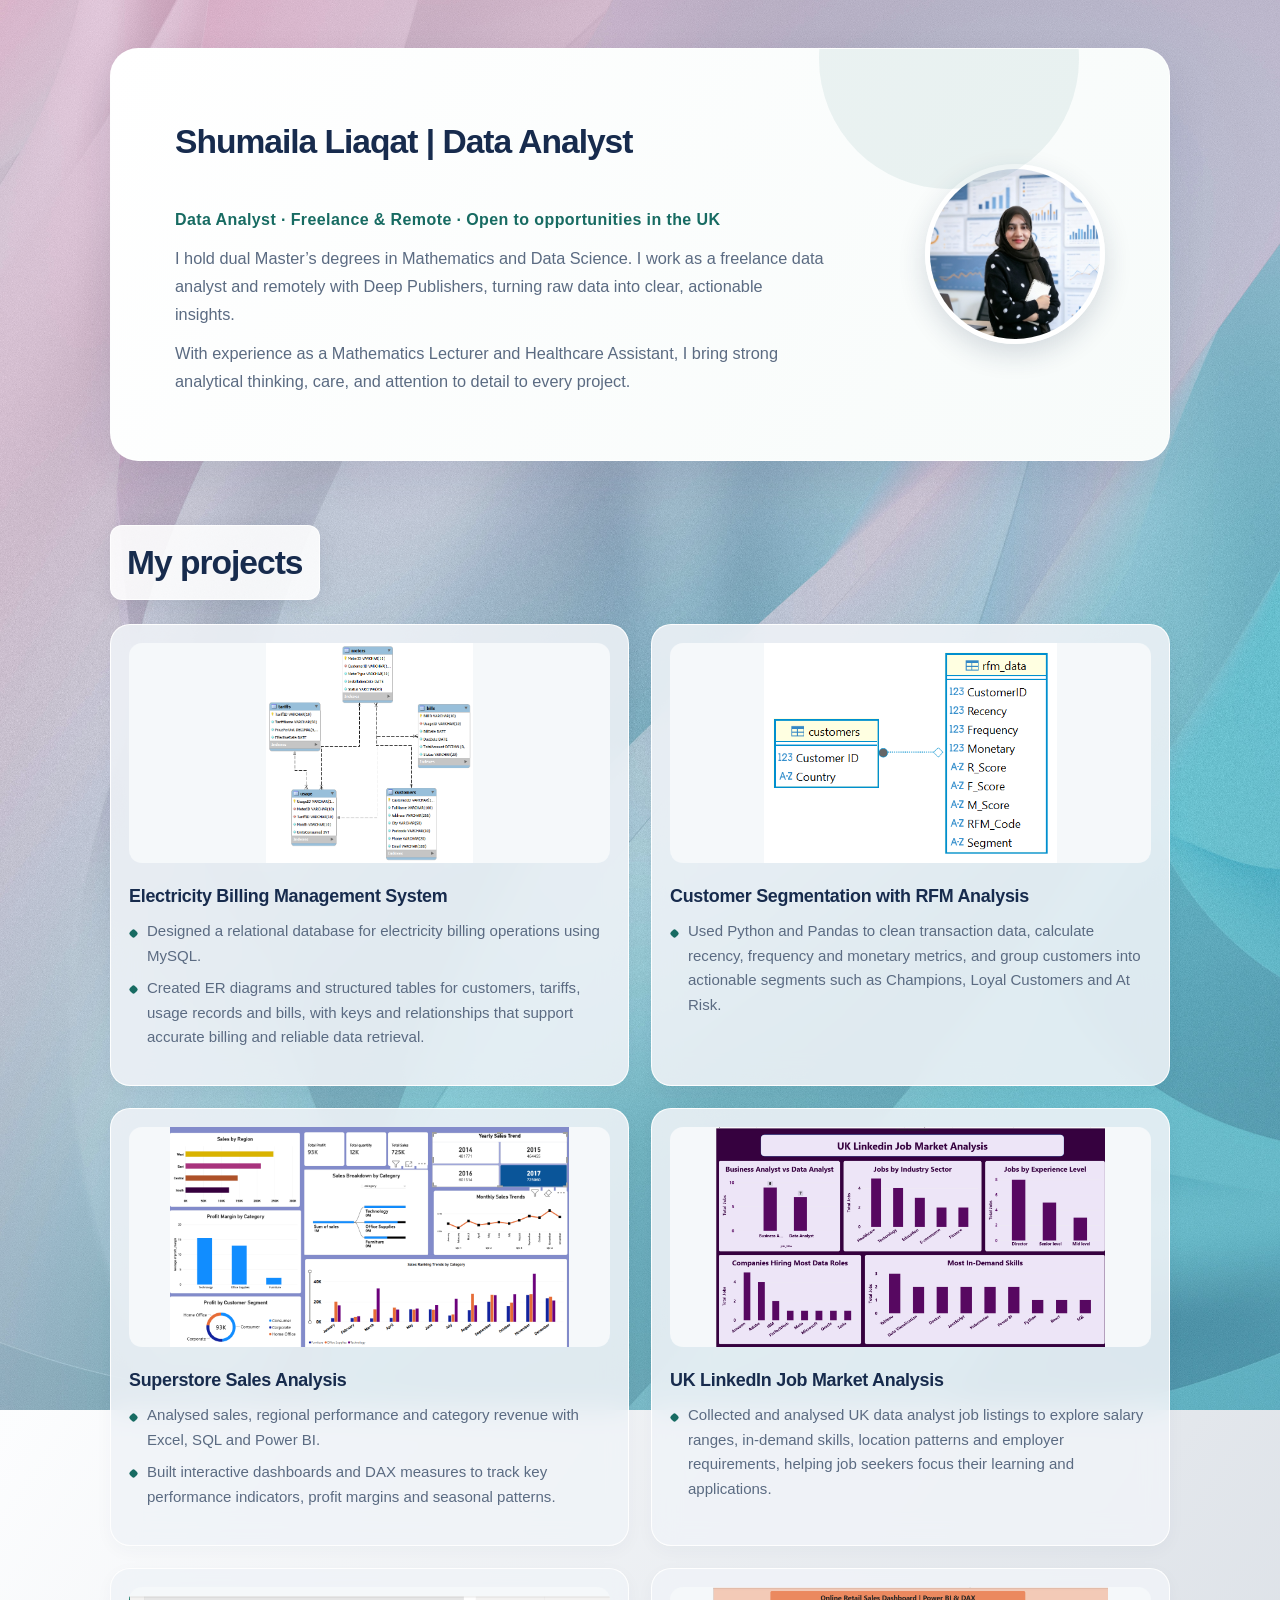
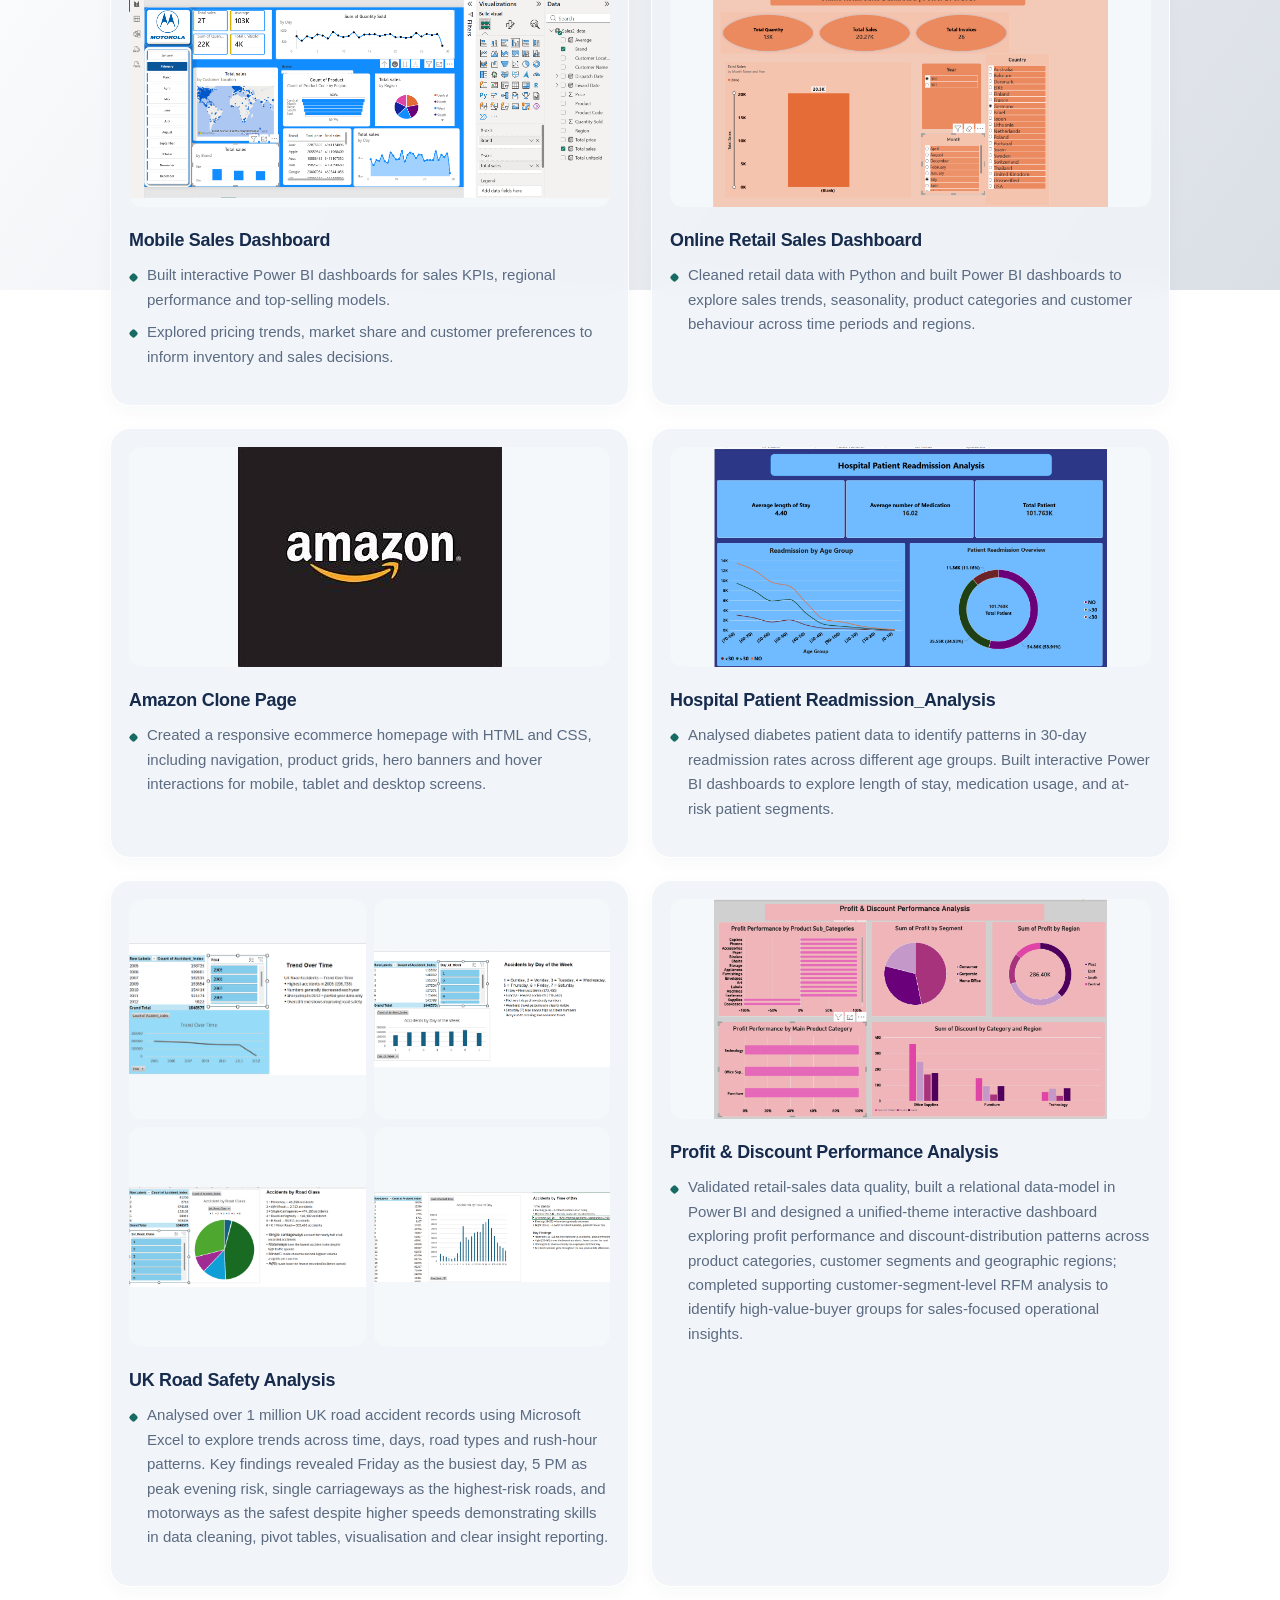
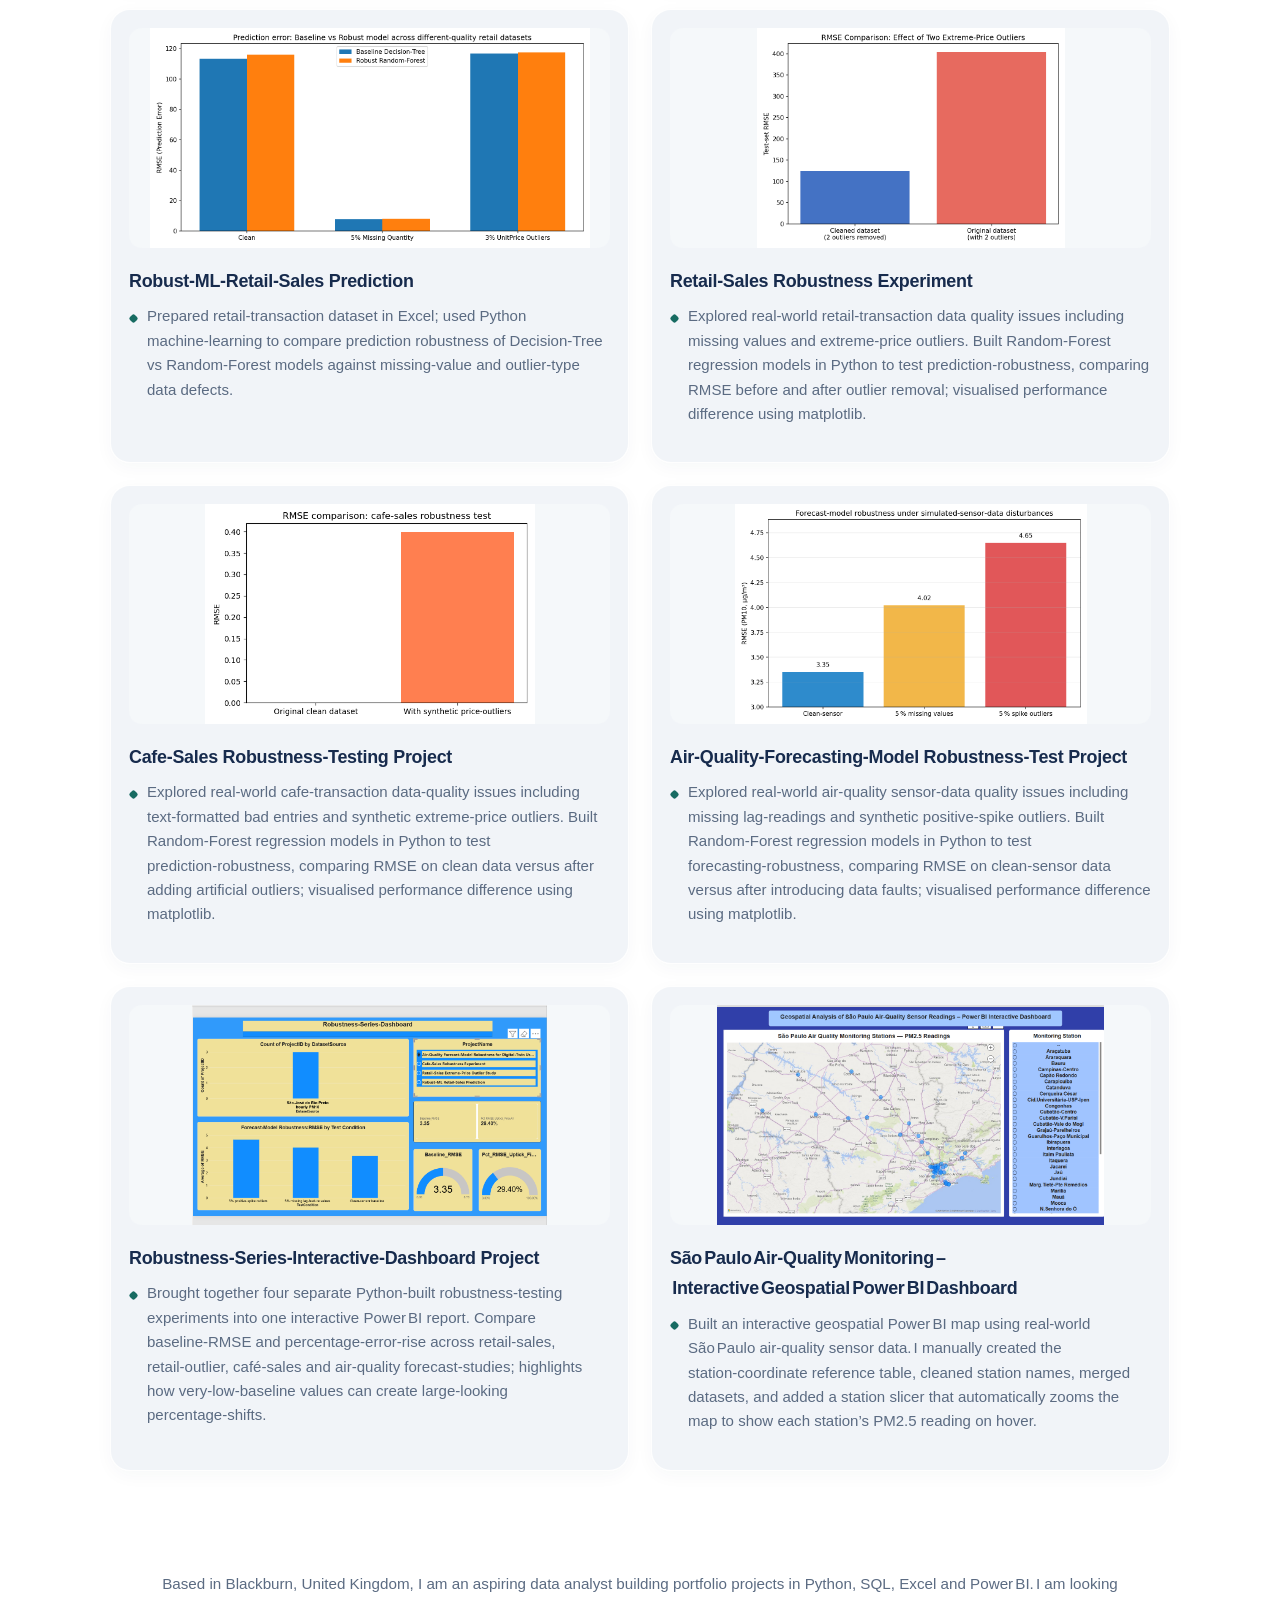
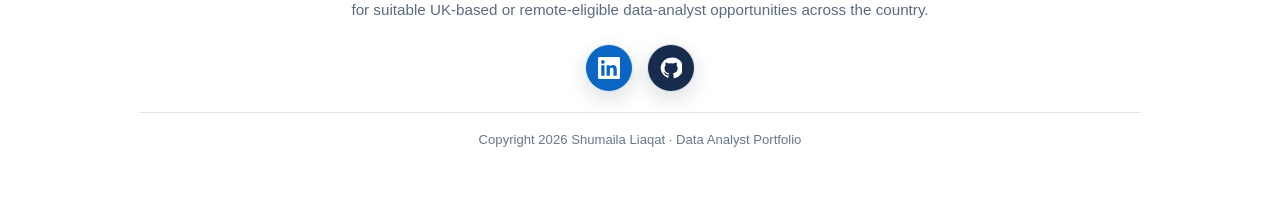
<file: index.html>
﻿<!DOCTYPE html>
<html lang="en">
<head>
  <meta charset="UTF-8">
  <meta name="viewport" content="width=device-width, initial-scale=1.0">
  <meta name="theme-color" content="#f4f7f8">
  <meta name="description" content="Shumaila Liaqat is a data analyst with expertise in Python, SQL, Excel and Power BI. Explore selected analytics and dashboard projects.">
  <meta name="geo.region" content="GB‑ENG">
<meta name="geo.placename" content="Blackburn">
<meta name="geo.position" content="53.7484;-2.4846">
<meta name="ICBM" content="53.7484, -2.4846">
  <title>Shumaila Liaqat | Data Analyst Portfolio</title>
  <link rel="stylesheet" href="style.css">
</head>
<body>
<header class="header">
  <div class="about">
    <h2>Shumaila Liaqat | Data Analyst</h2>
    <img src="Shumaila_Liaqat.jpeg" alt="Portrait of Shumaila Liaqat" class="profile-pic">
    <p class="subheading">Data Analyst · Freelance &amp; Remote · Open to opportunities in the UK</p>
    <p>I hold dual Master’s degrees in Mathematics and Data Science. I work as a freelance data analyst and remotely with Deep Publishers, turning raw data into clear, actionable insights.</p>
    <p>With experience as a Mathematics Lecturer and Healthcare Assistant, I bring strong analytical thinking, care, and attention to detail to every project.</p>
  </div>
</header>
<main>
  <section class="projects" aria-labelledby="projects-heading">
    <h2 id="projects-heading">My projects</h2>
    <a href="https://github.com/Shumaila1987/Electricity-Billing-Management-System" target="_blank" rel="noopener noreferrer" class="project-card">
      <div class="project-image-side"><img src="ER_Diagram.png" alt="Entity relationship diagram for the electricity billing database" loading="lazy"></div>
      <div class="project-text-side"><h3>Electricity Billing Management System</h3><ul class="project-details"><li>Designed a relational database for electricity billing operations using MySQL.</li><li>Created ER diagrams and structured tables for customers, tariffs, usage records and bills, with keys and relationships that support accurate billing and reliable data retrieval.</li></ul></div>
    </a>
    <a href="https://github.com/Shumaila1987/Customer-Segmentation-using-RFM-Analysis." target="_blank" rel="noopener noreferrer" class="project-card">
      <div class="project-image-side"><img src="Customer_Segmentation_ER_Diagram-1.png" alt="Customer Segmentation__RFM Analysis" loading="lazy"></div>
      <div class="project-text-side"><h3>Customer Segmentation with RFM Analysis</h3><ul class="project-details"><li>Used Python and Pandas to clean transaction data, calculate recency, frequency and monetary metrics, and group customers into actionable segments such as Champions, Loyal Customers and At Risk.</li></ul></div>
    </a>
    <a href="https://github.com/Shumaila1987/Superstore_Sales_Data_Analysis" target="_blank" rel="noopener noreferrer" class="project-card">
      <div class="project-image-side"><img src="Superstore_sales_analysis.png" alt="Power BI superstore sales dashboard" loading="lazy"></div>
      <div class="project-text-side"><h3>Superstore Sales Analysis</h3><ul class="project-details"><li>Analysed sales, regional performance and category revenue with Excel, SQL and Power BI.</li><li>Built interactive dashboards and DAX measures to track key performance indicators, profit margins and seasonal patterns.</li></ul></div>
    </a>
    <a href="https://github.com/Shumaila1987/UK-LinkedIn-Job-Market-Analysis" target="_blank" rel="noopener noreferrer" class="project-card">
      <div class="project-image-side"><img src="Linkedin_Job_Market_Analysis.png" alt="Analysis of UK data analyst job market trends" loading="lazy"></div>
      <div class="project-text-side"><h3>UK LinkedIn Job Market Analysis</h3><ul class="project-details"><li>Collected and analysed UK data analyst job listings to explore salary ranges, in-demand skills, location patterns and employer requirements, helping job seekers focus their learning and applications.</li></ul></div>
    </a>
    <a href="https://github.com/Shumaila1987/Dashboard-on-Mobile_sales_dataset-using-Microsoft-Power-BI" target="_blank" rel="noopener noreferrer" class="project-card">
      <div class="project-image-side"><img src="Mobile_Sales_Analysis.png" alt="Interactive mobile sales dashboard" loading="lazy"></div>
      <div class="project-text-side"><h3>Mobile Sales Dashboard</h3><ul class="project-details"><li>Built interactive Power BI dashboards for sales KPIs, regional performance and top-selling models.</li><li>Explored pricing trends, market share and customer preferences to inform inventory and sales decisions.</li></ul></div>
    </a>
    <a href="https://github.com/Shumaila1987/Online-Retail-Sales-Power-BI-Dashboard" target="_blank" rel="noopener noreferrer" class="project-card">
      <div class="project-image-side"><img src="Online_Retail_Sales_Analysis.png" alt="Online retail sales Power BI dashboard" loading="lazy"></div>
      <div class="project-text-side"><h3>Online Retail Sales Dashboard</h3><ul class="project-details"><li>Cleaned retail data with Python and built Power BI dashboards to explore sales trends, seasonality, product categories and customer behaviour across time periods and regions.</li></ul></div>
    </a>
    <a href="https://github.com/Shumaila1987/Amazon-Clone" target="_blank" rel="noopener noreferrer" class="project-card">
      <div class="project-image-side"><img src="Amazon_logo.jpg" alt="Amazon-inspired ecommerce homepage project" loading="lazy"></div>
      <div class="project-text-side"><h3>Amazon Clone Page</h3><ul class="project-details"><li>Created a responsive ecommerce homepage with HTML and CSS, including navigation, product grids, hero banners and hover interactions for mobile, tablet and desktop screens.</li></ul></div>
    </a>
      <a href="https://github.com/Shumaila1987/Hospital-Patient-Readmission-Analysis" target="_blank" rel="noopener noreferrer" class="project-card">
      <div class="project-image-side"><img src="Hospital_Patient_Readmission_Dashboard.png" alt="Hospital Patient Readmission Analysis Dashboard" loading="lazy"></div>
      <div class="project-text-side"><h3>Hospital Patient Readmission_Analysis</h3><ul class="project-details"><li>Analysed diabetes patient data to identify patterns in 30-day readmission rates across different age groups. Built interactive Power BI dashboards to explore length of stay, medication usage, and at-risk patient segments.</li></ul></div>
    </a>
      <a href="https://github.com/Shumaila1987/UK-Road-Safety-Accident-Analysis" target="_blank" rel="noopener noreferrer" class="project-card">
  <div class="project-image-side">
    <div style="display: grid; grid-template-columns: 1fr 1fr; gap: 8px; width: 100%;">
      <img src="Trend_Over_Time.png" alt="Accident Trend Over Time" loading="lazy">
      <img src="Day_of_the_week_Analysis.png" alt="Accidents by Day of Week" loading="lazy">
      <img src="Road_Class_Analysis.png" alt="Accidents by Road Class" loading="lazy">
      <img src="Time_of_the_day_Analysis.png" alt="Accidents by Time of Day" loading="lazy">
    </div>
  </div>
  <div class="project-text-side">
    <h3>UK Road Safety Analysis</h3>
    <ul class="project-details">
      <li>Analysed over 1 million UK road accident records using Microsoft Excel to explore trends across time, days, road types and rush-hour patterns. Key findings revealed Friday as the busiest day, 5 PM as peak evening risk, single carriageways as the highest-risk roads, and motorways as the safest despite higher speeds demonstrating skills in data cleaning, pivot tables, visualisation and clear insight reporting.</li>
    </ul>
  </div>
</a>
    <a href="https://github.com/Shumaila1987/Profit-Discount-Performance-Analysis" target="_blank" rel="noopener noreferrer" class="project-card">
      <div class="project-image-side"><img src="Profit_Discount_Performance_Analysis.png" alt="Profit & Discount Performance Analysis Dashboard" loading="lazy"></div>
      <div class="project-text-side"><h3>Profit & Discount Performance Analysis</h3><ul class="project-details"><li>Validated retail‑sales data quality, built a relational data‑model in Power BI and designed a unified‑theme interactive dashboard exploring profit performance and discount‑distribution patterns across product categories, customer segments and geographic regions; completed supporting customer‑segment‑level RFM analysis to identify high‑value‑buyer groups for sales‑focused operational insights.</li></ul></div>
    </a>
    <a href="https://github.com/Shumaila1987/robust_ml_retail_project" target="_blank" rel="noopener noreferrer" class="project-card">
      <div class="project-image-side"><img src="rmse_comparison_chart.png" alt="Robust‑ML Retail‑Sales Prediction Experiment Chart" loading="lazy"></div>
      <div class="project-text-side"><h3>Robust-ML-Retail-Sales Prediction</h3><ul class="project-details"><li>Prepared retail‑transaction dataset in Excel; used Python machine‑learning to compare prediction robustness of Decision‑Tree vs Random‑Forest models against missing‑value and outlier‑type data defects.</li></ul></div>
    </a>
     <a href="https://github.com/Shumaila1987/Retail_Sales-Robustness-Experiment-Project" target="_blank" rel="noopener noreferrer" class="project-card">
      <div class="project-image-side"><img src="rmse_comparison.png" alt="Retail‑Sales Robustness Experiment RMSE comparison chart" loading="lazy"></div>
      <div class="project-text-side"><h3>Retail‑Sales Robustness Experiment</h3><ul class="project-details"><li>Explored real‑world retail‑transaction data quality issues including missing values and extreme‑price outliers. Built Random‑Forest regression models in Python to test prediction‑robustness, comparing RMSE before and after outlier removal; visualised performance difference using matplotlib.</li></ul></div>
    </a>
    <a href="https://github.com/Shumaila1987/Cafe-Sales-Robustness-Testing-Project" target="_blank" rel="noopener noreferrer" class="project-card">
      <div class="project-image-side"><img src="cafe_robust_rmse_chart.png" alt="Cafe‑Sales Robustness‑Test RMSE comparison chart" loading="lazy"></div>
      <div class="project-text-side"><h3>Cafe‑Sales Robustness‑Testing Project</h3><ul class="project-details"><li>Explored real‑world cafe‑transaction data‑quality issues including text‑formatted bad entries and synthetic extreme‑price outliers. Built Random‑Forest regression models in Python to test prediction‑robustness, comparing RMSE on clean data versus after adding artificial outliers; visualised performance difference using matplotlib.</li></ul></div>
    </a>
    <a href="https://github.com/Shumaila1987/Air-Quality-Forecasting-Model-Robustness-Test" target="_blank" rel="noopener noreferrer" class="project-card">
      <div class="project-image-side"><img src="robustness_rmse_plot.png" alt="Air‑Quality‑Forecast Robustness‑Test RMSE comparison chart" loading="lazy"></div>
      <div class="project-text-side"><h3>Air‑Quality‑Forecasting‑Model Robustness‑Test Project</h3><ul class="project-details"><li>Explored real‑world air‑quality sensor‑data quality issues including missing lag‑readings and synthetic positive‑spike outliers. Built Random‑Forest regression models in Python to test forecasting‑robustness, comparing RMSE on clean‑sensor data versus after introducing data faults; visualised performance difference using matplotlib.</li></ul></div>
    </a>
    <a href="https://github.com/Shumaila1987/Robustness-Analysis-Interactive-Dashboard" target="_blank" rel="noopener noreferrer" class="project-card">
      <div class="project-image-side"><img src="robustness-series-dashboard.png" alt="Robustness‑Series‑Dashboard interactive overview screenshot" loading="lazy"></div>
      <div class="project-text-side">
      <h3>Robustness‑Series‑Interactive‑Dashboard Project</h3>
      <ul class="project-details">
        <li>Brought together four separate Python‑built robustness‑testing experiments into one interactive Power BI report. Compare baseline‑RMSE and percentage‑error‑rise across retail‑sales, retail‑outlier, café‑sales and air‑quality forecast‑studies; highlights how very‑low‑baseline values can create large‑looking percentage‑shifts.</li>
      </ul>
      </div>
    </a>
    <a href="https://github.com/Shumaila1987/sao-paulo-air-quality-powerbi-dashboard" target="_blank" rel="noopener noreferrer" class="project-card">
  <div class="project-image-side">
    <img src="sao-paulo-air-quality-pm25-powerbi-dashboard.png" alt="São Paulo Air‑Quality Interactive Map Dashboard Screenshot" loading="lazy">
  </div>
  <div class="project-text-side">
    <h3>São Paulo Air‑Quality Monitoring – Interactive Geospatial Power BI Dashboard</h3>
    <ul class="project-details">
      <li>Built an interactive geospatial Power BI map using real‑world São Paulo air‑quality sensor data. I manually created the station‑coordinate reference table, cleaned station names, merged datasets, and added a station slicer that automatically zooms the map to show each station’s PM2.5 reading on hover.</li>
    </ul>
  </div>
</a>
  </section>
</main>
<footer class="footer">
<div style="background‑color:rgba(255,255,255,0.85); padding:1.4em; border‑radius:8px; margin‑top:2.5em;">
<p style="margin:0; font‑size:1.05em;">
Based in Blackburn, United Kingdom, I am an aspiring data analyst building portfolio projects in Python, SQL, Excel and Power BI. I am looking for suitable UK‑based or remote‑eligible data‑analyst opportunities across the country.
</p>
</div>
<footer style="margin‑top:1.8em; font‑size:0.9em; color:#555;">
  <nav class="social-links" aria-label="Social profiles">
    <a class="social-bubble linkedin-bubble" href="https://linkedin.com/in/shumaila-liaqat" target="_blank" rel="noopener noreferrer" aria-label="Shumaila Liaqat on LinkedIn" title="LinkedIn"><svg viewBox="0 0 24 24" aria-hidden="true"><path d="M20.45 20.45h-3.56v-5.57c0-1.33-.03-3.04-1.85-3.04-1.85 0-2.13 1.44-2.13 2.94v5.67H9.35V9h3.42v1.56h.05c.48-.9 1.64-1.85 3.38-1.85 3.61 0 4.28 2.38 4.28 5.48v6.26ZM5.34 7.43a2.06 2.06 0 1 1 0-4.12 2.06 2.06 0 0 1 0 4.12ZM7.12 20.45H3.56V9h3.56v11.45ZM22.22 0H1.77C.79 0 0 .77 0 1.72v20.56C0 23.23.79 24 1.77 24h20.45c.98 0 1.78-.77 1.78-1.72V1.72C24 .77 23.2 0 22.22 0Z"/></svg></a>
    <a class="social-bubble github-bubble" href="https://github.com/shumaila1987" target="_blank" rel="noopener noreferrer" aria-label="Shumaila Liaqat on GitHub" title="GitHub"><svg viewBox="0 0 24 24" aria-hidden="true"><path d="M12 .8a11.2 11.2 0 0 0-3.54 21.83c.56.1.77-.24.77-.54v-2.1c-3.13.68-3.79-1.33-3.79-1.33-.51-1.3-1.25-1.64-1.25-1.64-1.02-.7.08-.69.08-.69 1.13.08 1.72 1.16 1.72 1.16 1 .1.74 2.04 3.4 1.56.1-.72.39-1.21.7-1.49-2.5-.28-5.13-1.25-5.13-5.56 0-1.23.44-2.24 1.16-3.03-.12-.28-.5-1.43.11-2.98 0 0 .95-.3 3.08 1.16a10.7 10.7 0 0 1 5.6 0c2.13-1.46 3.08-1.16 3.08-1.16.61 1.55.23 2.7.11 2.98.72.79 1.16 1.8 1.16 3.03 0 4.32-2.64 5.27-5.15 5.55.4.34.75 1.02.75 2.06v3.08c0 .3.2.65.77.54A11.2 11.2 0 0 0 12 .8Z"/></svg></a>
  </nav>
  <p class="footer-meta">Copyright 2026 Shumaila Liaqat · Data Analyst Portfolio</p>
</footer>
<script>
  document.documentElement.classList.add('js-motion');
  const socialBubbles = document.querySelectorAll('.social-bubble');
  if (!window.matchMedia('(prefers-reduced-motion: reduce)').matches) {
    socialBubbles.forEach((bubble, index) => {
      bubble.animate(
        [{ transform: 'translateY(0)' }, { transform: 'translateY(-7px)' }, { transform: 'translateY(0)' }],
        { duration: 2200 + index * 250, iterations: Infinity, easing: 'ease-in-out', delay: index * 180 }
      );
    });
  }
  const projectCards = document.querySelectorAll('.project-card');
  const cardTones = ['tone-mint', 'tone-sky', 'tone-lilac', 'tone-sand'];
  projectCards.forEach((card, index) => card.classList.add(cardTones[index % cardTones.length]));
  const revealItems = document.querySelectorAll('.about, .project-card');
  if ('IntersectionObserver' in window && !window.matchMedia('(prefers-reduced-motion: reduce)').matches) {
    const revealObserver = new IntersectionObserver((entries, observer) => {
      entries.forEach((entry) => {
        if (entry.isIntersecting) {
          entry.target.classList.add('is-visible');
          observer.unobserve(entry.target);
        }
      });
    }, { threshold: 0.12 });
    revealItems.forEach((item) => revealObserver.observe(item));
  } else {
    revealItems.forEach((item) => item.classList.add('is-visible'));
  }
</script>

</body>
</html>
</file>
<file: style.css>
﻿/* Modern portfolio refresh */
:root {
  color-scheme: light;
  --ink: #172b4d;
  --muted: #5b6b82;
  --accent: #176b62;
  --accent-dark: #10544d;
  --line: #e2e8f0;
  --surface: #ffffff;
  --page: #f4f7f8;
  --shadow: 0 16px 40px rgba(23, 43, 77, .08);
}

* { box-sizing: border-box; }
html { scroll-behavior: smooth; }
body {
  margin: 0;
  padding: 48px 24px 32px;
  background: radial-gradient(ellipse at top left, #e1f0ec 0, transparent 34%), var(--page);
  color: var(--ink);
  font-family: Inter, 'Segoe UI', Arial, sans-serif;
  line-height: 1.7;
}
.header, .projects, .footer { width: min(100%, 1060px); margin-inline: auto; }
.about {
  position: relative;
  display: grid;
  grid-template-columns: 1fr 180px;
  align-items: center;
  gap: 12px 42px;
  padding: clamp(28px, 6vw, 64px);
  margin: 0 auto 64px;
  overflow: hidden;
  border: 1px solid rgba(255,255,255,.8);
  border-radius: 28px;
  background: linear-gradient(125deg, #fff 0%, #f7fbfa 100%);
  box-shadow: var(--shadow);
}
.about::before {
  position: absolute; top: -120px; right: 90px; width: 260px; height: 260px;
  border-radius: 50%; background: rgba(23,107,98,.07); content: ''; pointer-events: none;
}
.about h1 { grid-column: 1; margin: 0; color: var(--ink); font-size: clamp(2.3rem, 5vw, 3.5rem); letter-spacing: -.045em; line-height: 1.12; }
.profile-pic {
  grid-column: 2; grid-row: 1 / span 4; width: 180px; height: 180px; margin: 0 auto;
  object-fit: cover; border: 5px solid #fff; border-radius: 50%; box-shadow: 0 10px 28px rgba(23,43,77,.16);
}
.subheading { grid-column: 1; margin: 0; color: var(--accent); font-size: 1rem; font-weight: 700; letter-spacing: .025em; }
.about p:not(.subheading) { grid-column: 1; max-width: 650px; margin: 0; color: var(--muted); font-size: 1.02rem; }
.projects { padding: 0; }
h2 { margin: 0 0 24px; color: var(--ink); font-size: clamp(1.7rem, 3vw, 2.1rem); letter-spacing: -.03em; }
.project-card {
  display: flex; align-items: center; gap: clamp(22px, 4vw, 44px); padding: 22px;
  margin: 0 0 18px; overflow: hidden; border: 1px solid var(--line); border-radius: 20px;
  background: var(--surface); color: inherit; text-decoration: none; box-shadow: 0 5px 18px rgba(23,43,77,.035);
  transition: transform .22s ease, box-shadow .22s ease, border-color .22s ease;
}
.project-card:hover { transform: translateY(-4px); border-color: rgba(23,107,98,.35); box-shadow: var(--shadow); }
.project-image-side { flex: 0 0 38%; min-width: 0; }
.project-image-side img { display: block; width: 100%; height: 220px; object-fit: contain; border-radius: 13px; background: #f5f8fa; }
.project-text-side { flex: 1; min-width: 0; }
.project-text-side h3 { margin: 0 0 8px; color: var(--ink); font-size: 1.22rem; letter-spacing: -.015em; }
.project-text-side p { margin: 0; color: var(--muted); font-size: .96rem; line-height: 1.75; }
.footer { padding: 28px 0 8px; border-top: 1px solid var(--line); color: var(--muted); text-align: center; font-size: .95rem; }
.footer a { color: var(--accent); font-weight: 700; text-decoration: none; }
.footer a:hover { color: var(--accent-dark); text-decoration: underline; }
a:focus-visible { outline: 3px solid #63b7a7; outline-offset: 4px; }
@media (max-width: 700px) {
  body { padding: 22px 16px 24px; }
  .about { grid-template-columns: 1fr; gap: 12px; margin-bottom: 42px; border-radius: 22px; }
  .about h1, .subheading, .about p:not(.subheading) { grid-column: 1; }
  .profile-pic { grid-column: 1; grid-row: auto; grid-row: 1; width: 132px; height: 132px; margin: 0 0 8px; }
  .project-card { align-items: stretch; flex-direction: column; gap: 18px; padding: 16px; border-radius: 17px; }
  .project-image-side { flex-basis: auto; }
  .project-image-side img { height: auto; max-height: 240px; aspect-ratio: 16 / 10; }
}
@media (prefers-reduced-motion: reduce) {
  *, *::before, *::after { scroll-behavior: auto !important; transition-duration: .01ms !important; }
}

/* Two-column portfolio grid */
.projects {
  display: grid;
  grid-template-columns: repeat(2, minmax(0, 1fr));
  gap: 22px;
}
.projects > h2 { grid-column: 1 / -1; margin-bottom: 2px; }
.project-card {
  display: flex;
  flex-direction: column;
  align-items: stretch;
  gap: 18px;
  height: 100%;
  padding: 18px;
}
.project-image-side { flex: none; width: 100%; }
.project-image-side img {
  width: 100%;
  height: 220px;
  aspect-ratio: 16 / 10;
  object-fit: contain;
}
.project-text-side { flex: 1; }
.project-text-side h3 { font-size: 1.12rem; }
@media (max-width: 700px) {
  .projects { grid-template-columns: 1fr; gap: 16px; }
  .projects > h2 { margin-bottom: 4px; }
  .project-card { gap: 14px; }
  .project-image-side img { height: auto; max-height: 260px; }
}

/* Scroll reveal is enabled only when JavaScript is available. */
.js-motion .project-card,
.js-motion .about {
  opacity: 0;
  transform: translateY(18px);
  transition: opacity .55s ease, transform .55s ease;
}
.js-motion .project-card.is-visible,
.js-motion .about.is-visible {
  opacity: 1;
  transform: translateY(0);
}
@media (prefers-reduced-motion: reduce) {
  .js-motion .project-card,
  .js-motion .about {
    opacity: 1;
    transform: none;
    transition: none;
  }
}
.project-details {
  display: grid;
  gap: 8px;
  margin: 0;
  padding: 0;
  list-style: none;
  color: var(--muted);
  font-size: .94rem;
  line-height: 1.62;
}
.project-details li {
  position: relative;
  padding-left: 18px;
}
.project-details li::before {
  position: absolute;
  top: .68em;
  left: 1px;
  width: 7px;
  height: 7px;
  border-radius: 2px;
  background: var(--accent);
  content: '';
  transform: rotate(45deg);
}

/* Distinct soft tints keep the project grid lively and easy to scan. */
.project-card {
  background-color: var(--card-tint, #fff);
  transition: transform .32s ease, box-shadow .32s ease, border-color .32s ease, background-color .32s ease;
}
.project-card.tone-mint { --card-tint: #eff8f4; }
.project-card.tone-sky { --card-tint: #eef5fb; }
.project-card.tone-lilac { --card-tint: #f5f1fa; }
.project-card.tone-sand { --card-tint: #fbf5eb; }
.project-card:hover { background-color: #fff; }
@keyframes card-arrive {
  from { opacity: 0; transform: translateY(24px) scale(.985); }
  to { opacity: 1; transform: translateY(0) scale(1); }
}
.js-motion .project-card.is-visible { animation: card-arrive .6s cubic-bezier(.2,.7,.25,1) both; }
@media (prefers-reduced-motion: reduce) {
  .js-motion .project-card.is-visible { animation: none; }
}

/* Slow black, white and navy background flow */
body {
  background: linear-gradient(125deg, #ffffff 0%, #edf2f8 28%, #d9e2ef 45%, #19385f 68%, #101722 82%, #ffffff 100%);
  background-size: 320% 320%;
  animation: navy-background-flow 26s ease-in-out infinite;
}
@keyframes navy-background-flow {
  0% { background-position: 0% 50%; }
  50% { background-position: 100% 50%; }
  100% { background-position: 0% 50%; }
}
.projects > h2 {
  width: fit-content;
  padding: 8px 16px;
  border: 1px solid rgba(255,255,255,.75);
  border-radius: 12px;
  background: rgba(255,255,255,.88);
  box-shadow: 0 6px 22px rgba(10,25,48,.08);
}
.footer {
  padding: 18px 24px;
  border: 1px solid rgba(255,255,255,.8);
  border-radius: 16px;
  background: rgba(255,255,255,.9);
}
@media (prefers-reduced-motion: reduce) {
  body { animation: none; background: #edf2f8; }
}
.connect-label { margin: 0 0 10px; color: var(--ink); font-weight: 700; }
.social-links { display: flex; justify-content: center; gap: 14px; }
.social-bubble { display: grid; width: 48px; height: 48px; place-items: center; border: 1px solid rgba(255,255,255,.85); border-radius: 50%; background: #fff; box-shadow: 0 7px 20px rgba(10,25,48,.14); transition: transform .2s ease, box-shadow .2s ease; }
.social-bubble svg { width: 22px; height: 22px; fill: #fff; }
.linkedin-bubble { background: #0a66c2; }
.github-bubble { background: #172b4d; }
.social-bubble:hover { transform: translateY(-3px) scale(1.06); box-shadow: 0 10px 24px rgba(10,25,48,.22); }
.social-bubble:focus-visible { outline: 3px solid #4b8dd1; outline-offset: 4px; }
@media (prefers-reduced-motion: reduce) { .social-bubble { transition: none; } }

/* Translucent glass cards let the animated page background show through. */
.project-card {
  background-color: rgba(255, 255, 255, .72);
  border-color: rgba(255, 255, 255, .78);
  -webkit-backdrop-filter: blur(14px);
  backdrop-filter: blur(14px);
}
.project-card:hover {
  background-color: rgba(255, 255, 255, .86);
  border-color: rgba(255, 255, 255, .95);
}

/* Use the existing abstract artwork beneath the animated navy wash. */
body {
  background-image:
    linear-gradient(125deg, rgba(255,255,255,.28) 0%, rgba(237,242,248,.18) 28%, rgba(25,56,95,.24) 68%, rgba(16,23,34,.22) 82%, rgba(255,255,255,.18) 100%),
    url('Background4.jpg');
  background-size: 320% 320%, cover;
  background-position: 0% 50%, center center;
  background-repeat: no-repeat;
  background-attachment: fixed, fixed;
}
@keyframes navy-background-flow {
  0% { background-position: 0% 50%, center center; }
  50% { background-position: 100% 50%, center center; }
  100% { background-position: 0% 50%, center center; }
}
@media (prefers-reduced-motion: reduce) {
  body {
    animation: none;
    background-position: center center, center center;
  }
}

/* Light gray glass surface for stronger contrast over the image background. */
.project-card {
  background-color: rgba(239, 243, 248, .88);
  border-color: rgba(255, 255, 255, .9);
}
.project-card:hover {
  background-color: rgba(248, 250, 252, .96);
}
.footer {
  margin: 48px auto 16px;
  padding: 30px 28px 24px;
  text-align: center;
}
.footer-note {
  max-width: 560px;
  margin: 0 auto 20px;
  color: var(--muted);
  font-size: .96rem;
}
.footer-meta {
  margin: 20px 0 0;
  padding-top: 16px;
  border-top: 1px solid rgba(23,43,77,.12);
  color: #68778b;
  font-size: .82rem;
}
@media (max-width: 600px) {
  .footer { margin-top: 34px; padding: 24px 18px 20px; }
}
</file>
